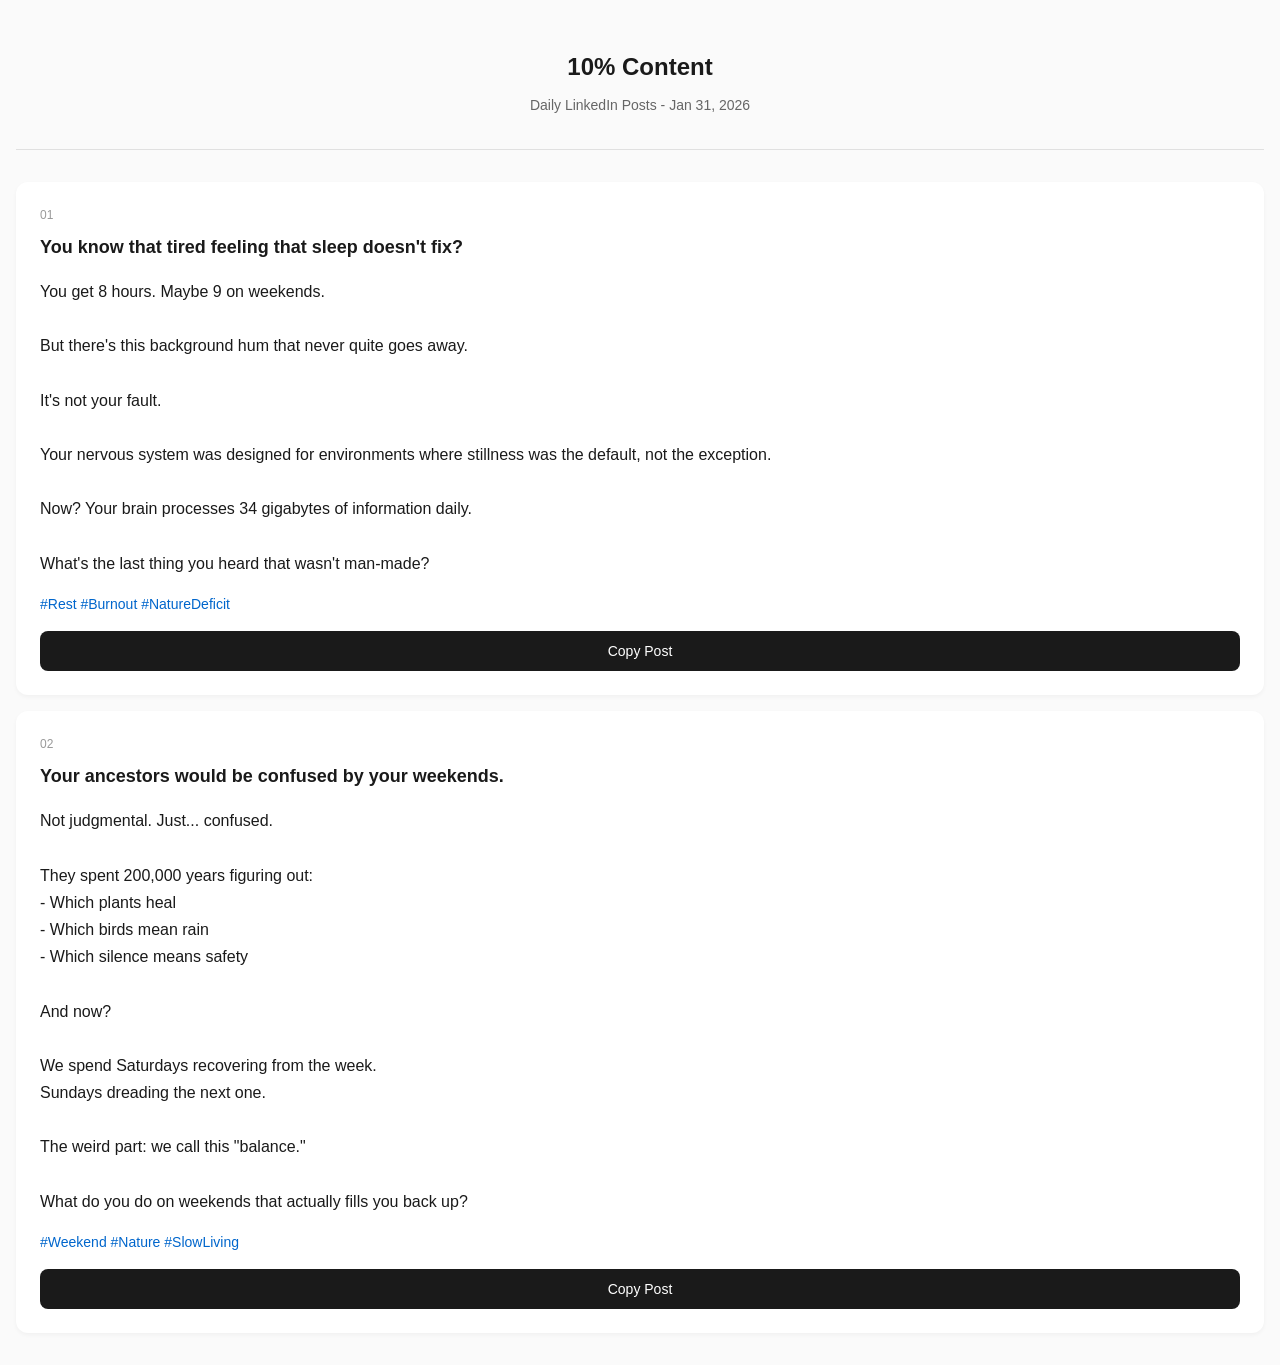
<file: simple/index.html>
<!DOCTYPE html>
<html lang="en">
<head>
    <meta charset="UTF-8">
    <meta name="viewport" content="width=device-width, initial-scale=1.0">
    <title>10% Content | Daily LinkedIn Posts</title>
    <style>
        * { margin: 0; padding: 0; box-sizing: border-box; }
        body {
            font-family: -apple-system, BlinkMacSystemFont, 'Segoe UI', Roboto, sans-serif;
            background: #fafafa;
            color: #1a1a1a;
            line-height: 1.6;
            padding: 1rem;
        }
        .header {
            text-align: center;
            padding: 2rem 1rem;
            border-bottom: 1px solid #e0e0e0;
            margin-bottom: 2rem;
        }
        .header h1 {
            font-size: 1.5rem;
            font-weight: 600;
            margin-bottom: 0.5rem;
        }
        .header p {
            color: #666;
            font-size: 0.875rem;
        }
        .post {
            background: white;
            border-radius: 12px;
            padding: 1.5rem;
            margin-bottom: 1rem;
            box-shadow: 0 2px 4px rgba(0,0,0,0.04);
        }
        .post-number {
            font-size: 0.75rem;
            color: #999;
            margin-bottom: 0.5rem;
        }
        .hook {
            font-size: 1.125rem;
            font-weight: 600;
            margin-bottom: 1rem;
        }
        .body {
            white-space: pre-wrap;
            margin-bottom: 1rem;
            line-height: 1.7;
        }
        .hashtags {
            color: #0066cc;
            font-size: 0.875rem;
            margin-bottom: 1rem;
        }
        .btn {
            background: #1a1a1a;
            color: white;
            border: none;
            padding: 0.75rem 1.5rem;
            border-radius: 8px;
            font-size: 0.875rem;
            cursor: pointer;
            width: 100%;
        }
    </style>
</head>
<body>
    <div class="header">
        <h1>10% Content</h1>
        <p>Daily LinkedIn Posts - Jan 31, 2026</p>
    </div>
    
    <div class="post">
        <div class="post-number">01</div>
        <div class="hook">You know that tired feeling that sleep doesn't fix?</div>
        <div class="body">You get 8 hours. Maybe 9 on weekends.

But there's this background hum that never quite goes away.

It's not your fault.

Your nervous system was designed for environments where stillness was the default, not the exception.

Now? Your brain processes 34 gigabytes of information daily.

What's the last thing you heard that wasn't man-made?</div>
        <div class="hashtags">#Rest #Burnout #NatureDeficit</div>
        <button class="btn" onclick="copyPost(this)">Copy Post</button>
    </div>

    <div class="post">
        <div class="post-number">02</div>
        <div class="hook">Your ancestors would be confused by your weekends.</div>
        <div class="body">Not judgmental. Just... confused.

They spent 200,000 years figuring out:
- Which plants heal
- Which birds mean rain
- Which silence means safety

And now?

We spend Saturdays recovering from the week.
Sundays dreading the next one.

The weird part: we call this "balance."

What do you do on weekends that actually fills you back up?</div>
        <div class="hashtags">#Weekend #Nature #SlowLiving</div>
        <button class="btn" onclick="copyPost(this)">Copy Post</button>
    </div>

    <script>
        function copyPost(btn) {
            const post = btn.parentElement;
            const hook = post.querySelector('.hook').textContent;
            const body = post.querySelector('.body').textContent;
            const hashtags = post.querySelector('.hashtags').textContent;
            const text = hook + '\n\n' + body + '\n\n' + hashtags;
            navigator.clipboard.writeText(text);
            btn.textContent = 'Copied!';
            setTimeout(() => btn.textContent = 'Copy Post', 2000);
        }
    </script>
</body>
</html>
</file>
